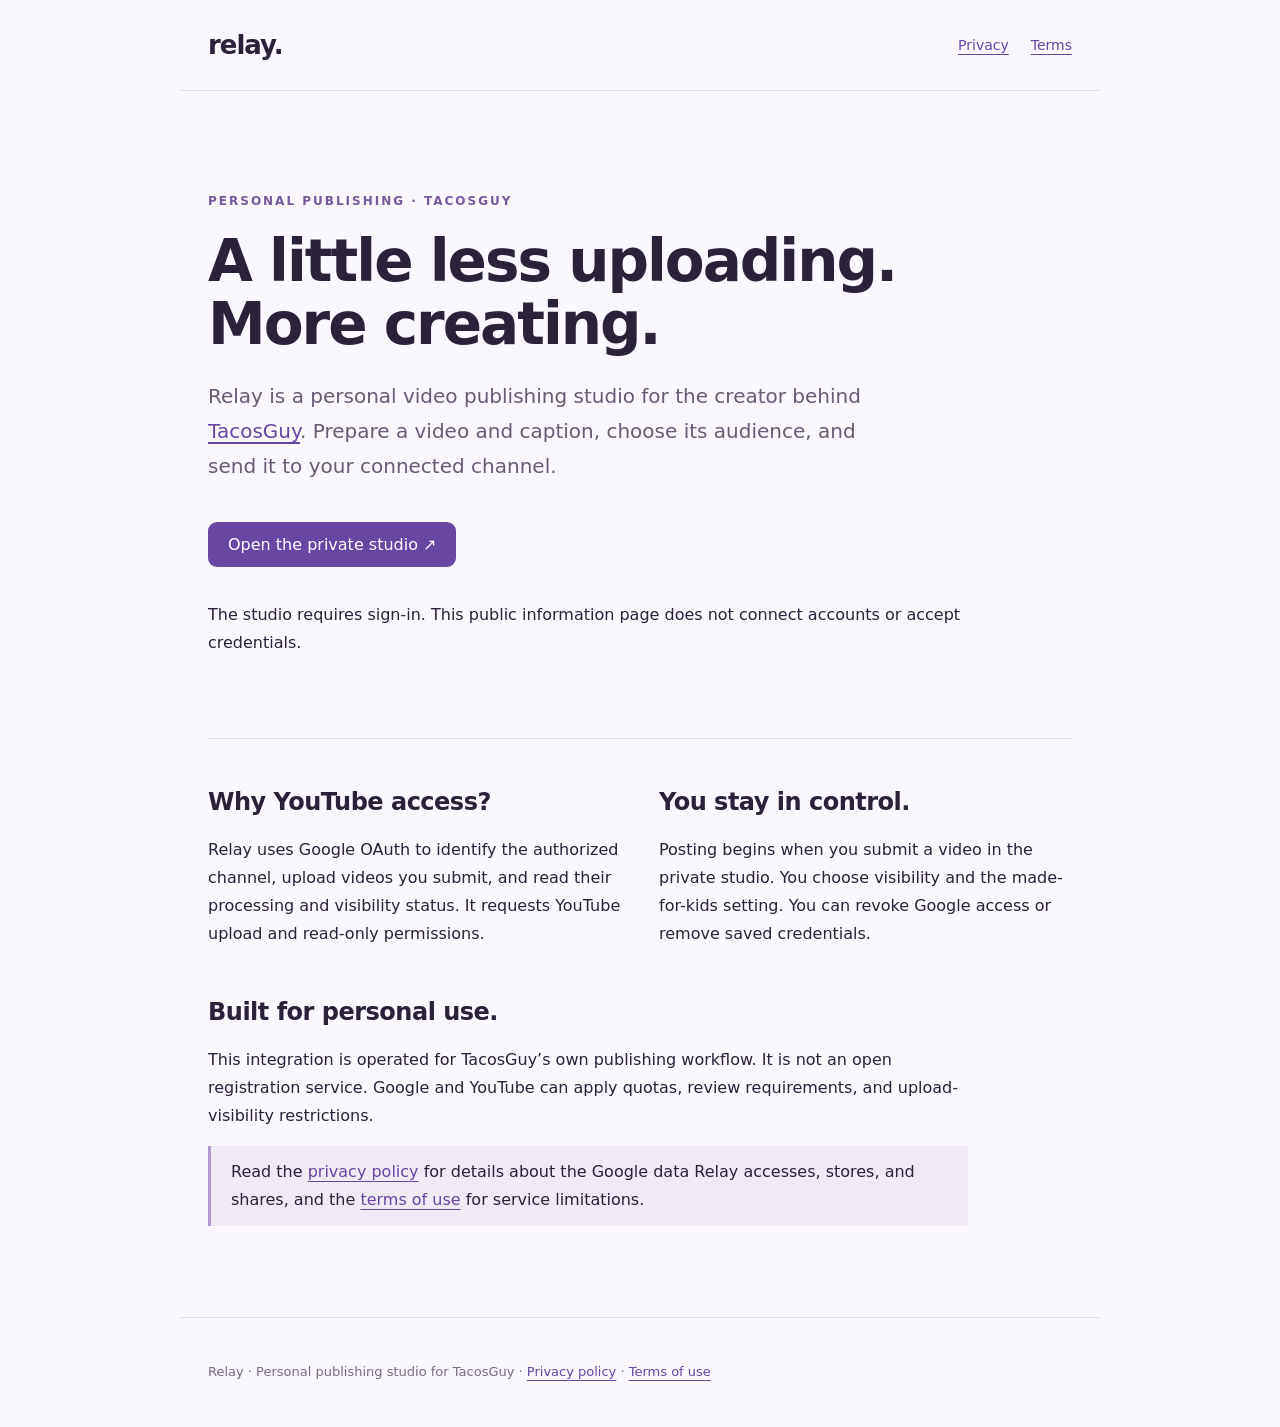
<file: index.html>
<!doctype html><html lang="en"><head><meta charset="utf-8"><meta name="viewport" content="width=device-width,initial-scale=1"><meta name="description" content="Relay is TacosGuy’s personal video publishing studio. Learn how it uses authorized YouTube access."><title>Relay — TacosGuy’s personal publishing studio</title><link rel="stylesheet" href="style.css"></head><body><header><a class="brand" href="index.html">relay.</a><nav aria-label="Main"><a href="privacy.html">Privacy</a><a href="terms.html">Terms</a></nav></header><main><section class="hero"><p class="eyebrow">Personal publishing · TacosGuy</p><h1>A little less uploading.<br>More creating.</h1><p class="lead">Relay is a personal video publishing studio for the creator behind <a href="https://www.youtube.com/@tacosguy4193">TacosGuy</a>. Prepare a video and caption, choose its audience, and send it to your connected channel.</p><a class="button" href="https://relay-video-studio.workspace-943198.chatgpt.site">Open the private studio ↗</a><p>The studio requires sign-in. This public information page does not connect accounts or accept credentials.</p></section><div class="columns"><section><h2>Why YouTube access?</h2><p>Relay uses Google OAuth to identify the authorized channel, upload videos you submit, and read their processing and visibility status. It requests YouTube upload and read-only permissions.</p></section><section><h2>You stay in control.</h2><p>Posting begins when you submit a video in the private studio. You choose visibility and the made-for-kids setting. You can revoke Google access or remove saved credentials.</p></section></div><section><h2>Built for personal use.</h2><p>This integration is operated for TacosGuy’s own publishing workflow. It is not an open registration service. Google and YouTube can apply quotas, review requirements, and upload-visibility restrictions.</p><p class="note">Read the <a href="privacy.html">privacy policy</a> for details about the Google data Relay accesses, stores, and shares, and the <a href="terms.html">terms of use</a> for service limitations.</p></section></main><footer><p>Relay · Personal publishing studio for TacosGuy · <a href="privacy.html">Privacy policy</a> · <a href="terms.html">Terms of use</a></p></footer></body></html>
</file>
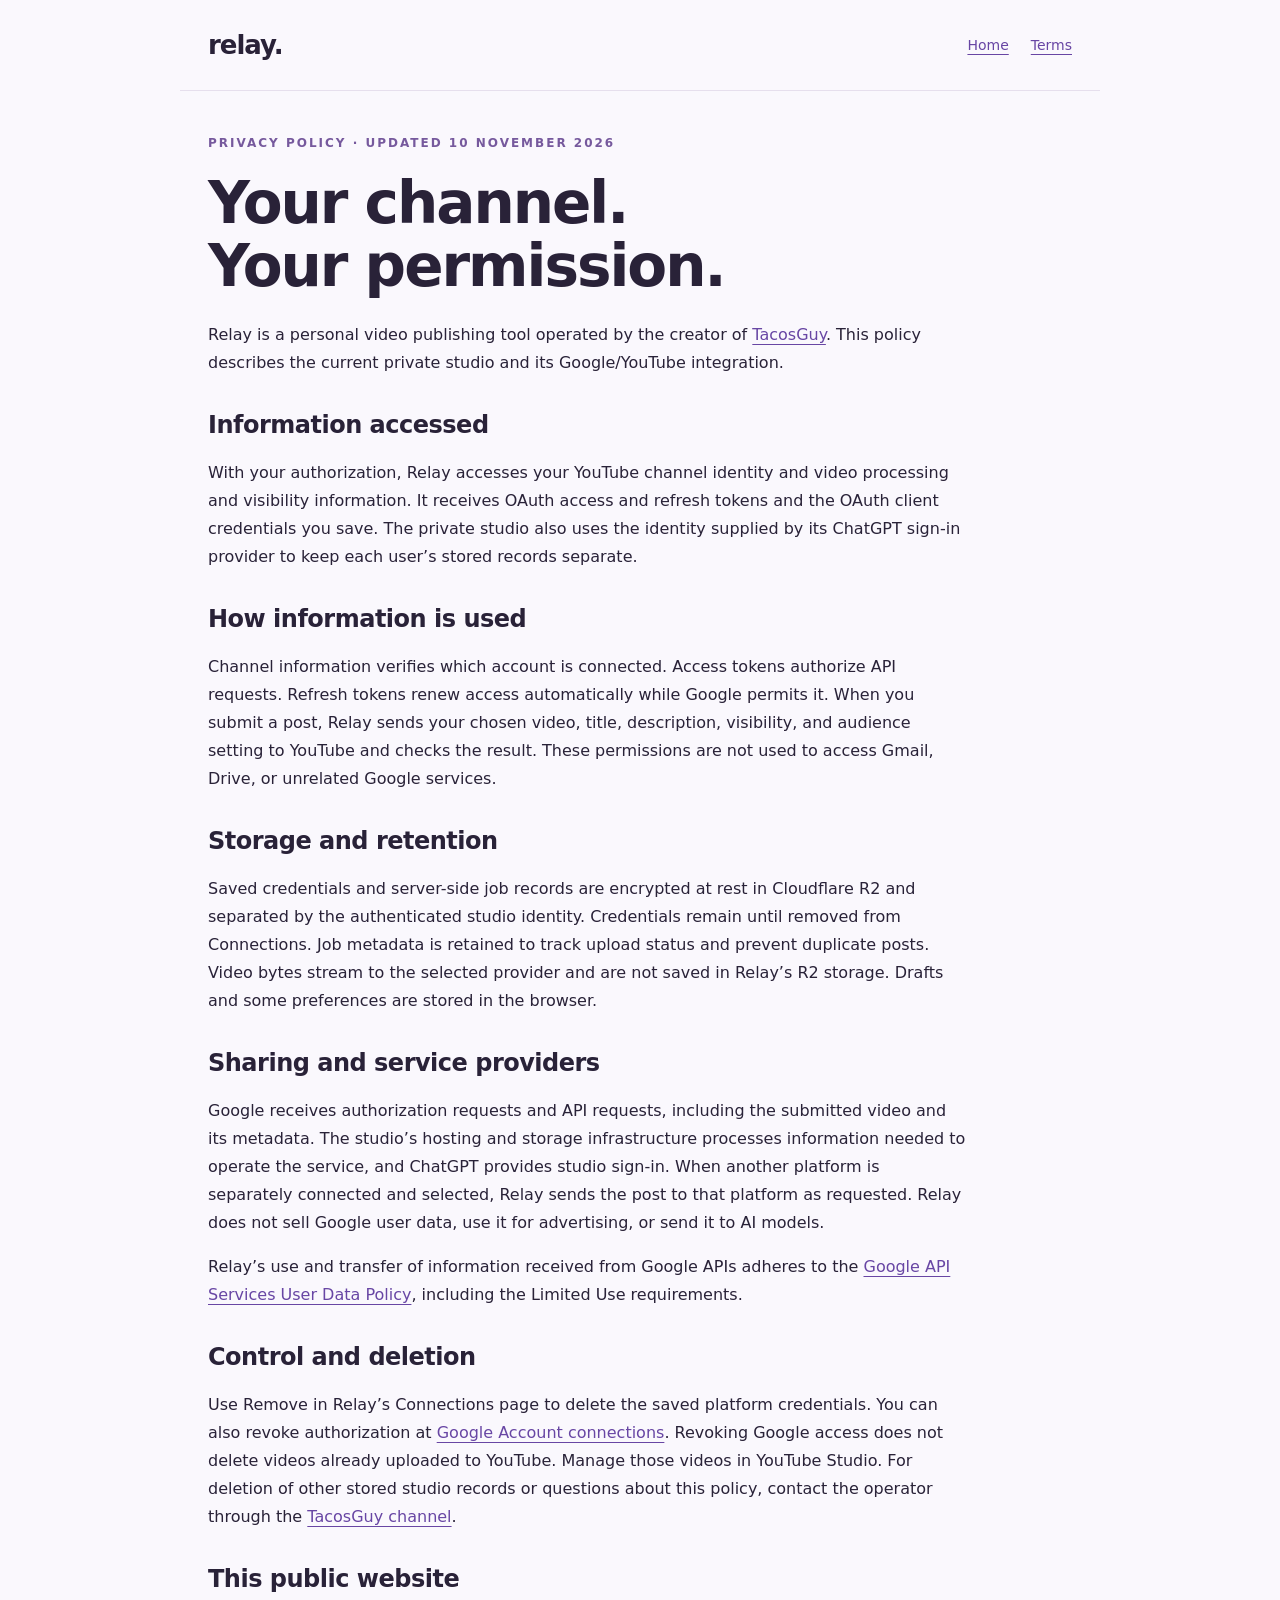
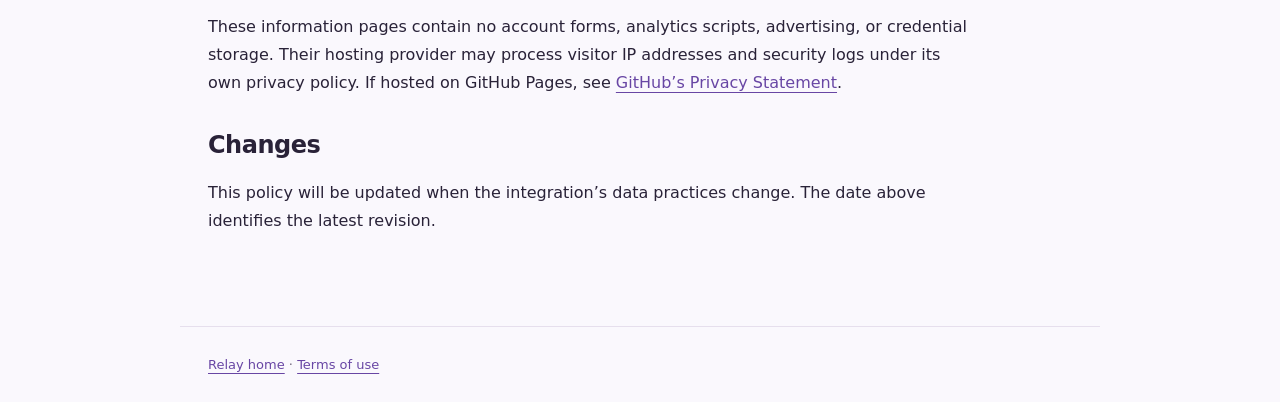
<file: privacy.html>
<!doctype html><html lang="en"><head><meta charset="utf-8"><meta name="viewport" content="width=device-width,initial-scale=1"><title>Privacy policy — Relay</title><link rel="stylesheet" href="style.css"></head><body><header><a class="brand" href="index.html">relay.</a><nav aria-label="Main"><a href="index.html">Home</a><a href="terms.html">Terms</a></nav></header><main><p class="eyebrow">Privacy policy · Updated 10 November 2026</p><h1>Your channel.<br>Your permission.</h1><p>Relay is a personal video publishing tool operated by the creator of <a href="https://www.youtube.com/@tacosguy4193">TacosGuy</a>. This policy describes the current private studio and its Google/YouTube integration.</p><h2>Information accessed</h2><p>With your authorization, Relay accesses your YouTube channel identity and video processing and visibility information. It receives OAuth access and refresh tokens and the OAuth client credentials you save. The private studio also uses the identity supplied by its ChatGPT sign-in provider to keep each user’s stored records separate.</p><h2>How information is used</h2><p>Channel information verifies which account is connected. Access tokens authorize API requests. Refresh tokens renew access automatically while Google permits it. When you submit a post, Relay sends your chosen video, title, description, visibility, and audience setting to YouTube and checks the result. These permissions are not used to access Gmail, Drive, or unrelated Google services.</p><h2>Storage and retention</h2><p>Saved credentials and server-side job records are encrypted at rest in Cloudflare R2 and separated by the authenticated studio identity. Credentials remain until removed from Connections. Job metadata is retained to track upload status and prevent duplicate posts. Video bytes stream to the selected provider and are not saved in Relay’s R2 storage. Drafts and some preferences are stored in the browser.</p><h2>Sharing and service providers</h2><p>Google receives authorization requests and API requests, including the submitted video and its metadata. The studio’s hosting and storage infrastructure processes information needed to operate the service, and ChatGPT provides studio sign-in. When another platform is separately connected and selected, Relay sends the post to that platform as requested. Relay does not sell Google user data, use it for advertising, or send it to AI models.</p><p>Relay’s use and transfer of information received from Google APIs adheres to the <a href="https://developers.google.com/terms/api-services-user-data-policy">Google API Services User Data Policy</a>, including the Limited Use requirements.</p><h2>Control and deletion</h2><p>Use Remove in Relay’s Connections page to delete the saved platform credentials. You can also revoke authorization at <a href="https://myaccount.google.com/connections">Google Account connections</a>. Revoking Google access does not delete videos already uploaded to YouTube. Manage those videos in YouTube Studio. For deletion of other stored studio records or questions about this policy, contact the operator through the <a href="https://www.youtube.com/@tacosguy4193/about">TacosGuy channel</a>.</p><h2>This public website</h2><p>These information pages contain no account forms, analytics scripts, advertising, or credential storage. Their hosting provider may process visitor IP addresses and security logs under its own privacy policy. If hosted on GitHub Pages, see <a href="https://docs.github.com/en/site-policy/privacy-policies/github-general-privacy-statement">GitHub’s Privacy Statement</a>.</p><h2>Changes</h2><p>This policy will be updated when the integration’s data practices change. The date above identifies the latest revision.</p></main><footer><a href="index.html">Relay home</a> · <a href="terms.html">Terms of use</a></footer></body></html>
</file>
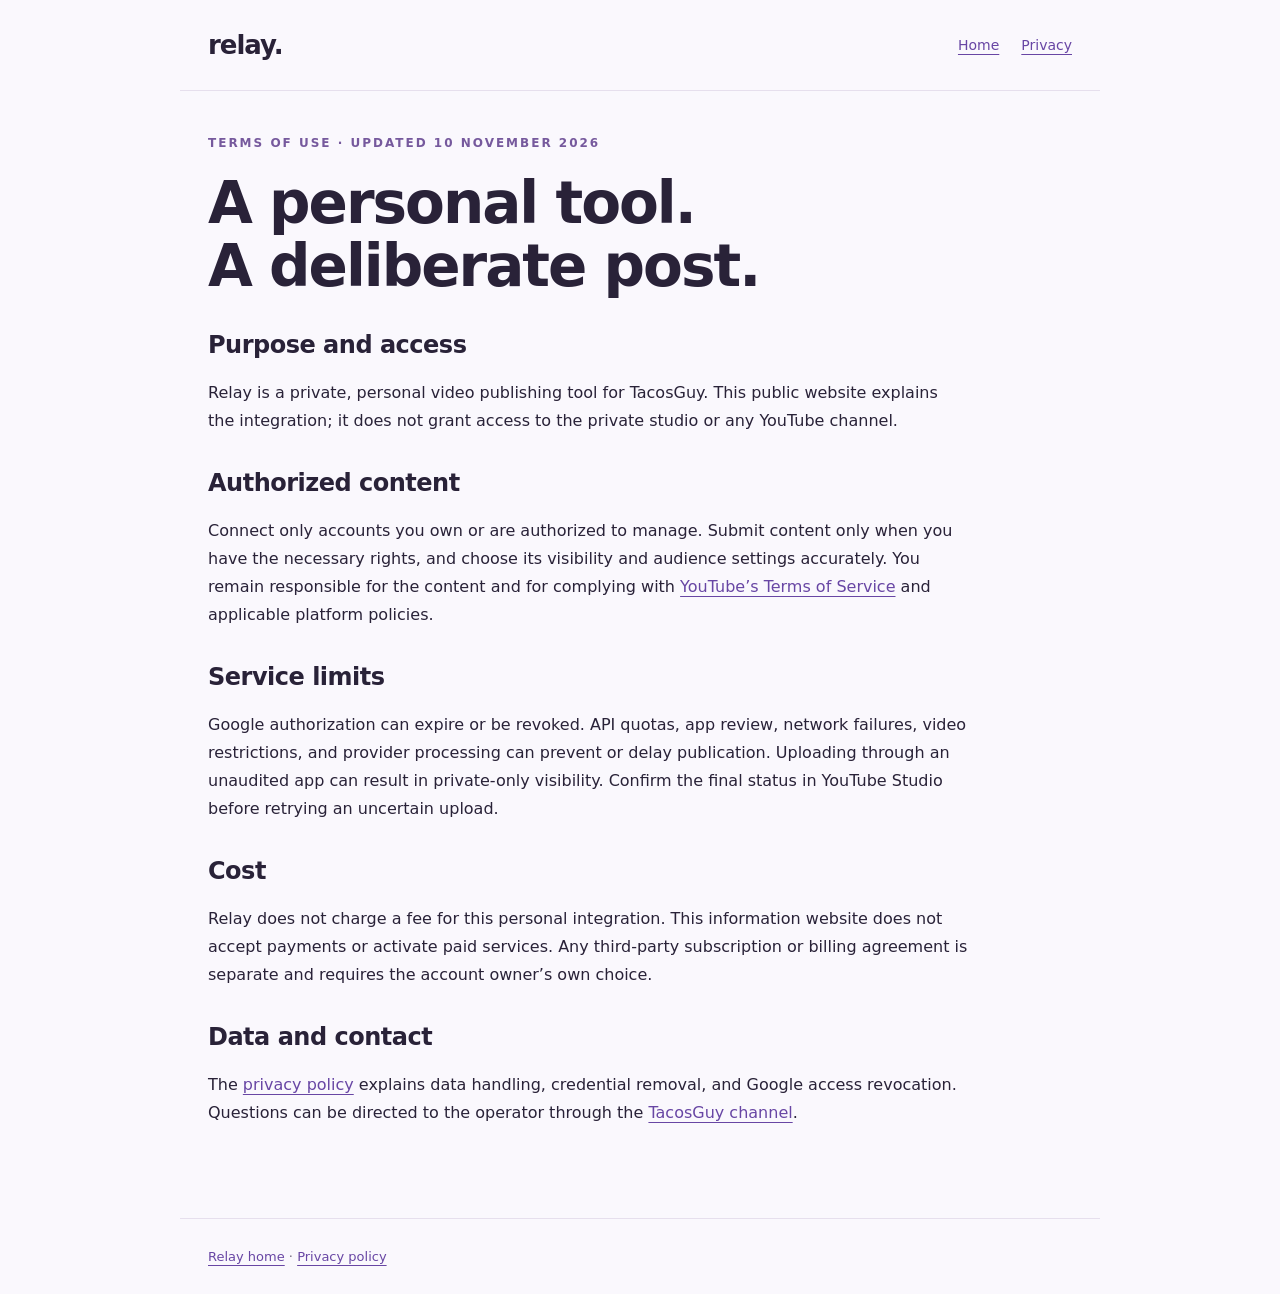
<file: terms.html>
<!doctype html><html lang="en"><head><meta charset="utf-8"><meta name="viewport" content="width=device-width,initial-scale=1"><title>Terms of use — Relay</title><link rel="stylesheet" href="style.css"></head><body><header><a class="brand" href="index.html">relay.</a><nav aria-label="Main"><a href="index.html">Home</a><a href="privacy.html">Privacy</a></nav></header><main><p class="eyebrow">Terms of use · Updated 10 November 2026</p><h1>A personal tool.<br>A deliberate post.</h1><h2>Purpose and access</h2><p>Relay is a private, personal video publishing tool for TacosGuy. This public website explains the integration; it does not grant access to the private studio or any YouTube channel.</p><h2>Authorized content</h2><p>Connect only accounts you own or are authorized to manage. Submit content only when you have the necessary rights, and choose its visibility and audience settings accurately. You remain responsible for the content and for complying with <a href="https://www.youtube.com/t/terms">YouTube’s Terms of Service</a> and applicable platform policies.</p><h2>Service limits</h2><p>Google authorization can expire or be revoked. API quotas, app review, network failures, video restrictions, and provider processing can prevent or delay publication. Uploading through an unaudited app can result in private-only visibility. Confirm the final status in YouTube Studio before retrying an uncertain upload.</p><h2>Cost</h2><p>Relay does not charge a fee for this personal integration. This information website does not accept payments or activate paid services. Any third-party subscription or billing agreement is separate and requires the account owner’s own choice.</p><h2>Data and contact</h2><p>The <a href="privacy.html">privacy policy</a> explains data handling, credential removal, and Google access revocation. Questions can be directed to the operator through the <a href="https://www.youtube.com/@tacosguy4193/about">TacosGuy channel</a>.</p></main><footer><a href="index.html">Relay home</a> · <a href="privacy.html">Privacy policy</a></footer></body></html>
</file>
<file: style.css>
:root{font-family:system-ui,-apple-system,BlinkMacSystemFont,"Segoe UI",sans-serif;color:#292238;background:#faf8fd;font-synthesis:none}*{box-sizing:border-box}body{margin:0}header,main,footer{max-width:920px;margin:auto;padding:30px 28px}header{display:flex;justify-content:space-between;align-items:center;border-bottom:1px solid #e6dfed}a{color:#6846a4;text-underline-offset:4px}.brand{font-size:26px;font-weight:750;letter-spacing:-1px;color:#292238;text-decoration:none}nav{display:flex;gap:22px;font-size:14px}.eyebrow{text-transform:uppercase;letter-spacing:2px;font-size:12px;color:#76599d;font-weight:700}.hero{padding:58px 0 30px}h1{font-size:clamp(34px,6vw,58px);line-height:1.08;letter-spacing:-2px;max-width:740px;margin:18px 0 24px}h2{font-size:24px;letter-spacing:-.5px;margin-top:34px}p,li{line-height:1.75;font-size:16px;max-width:760px}.lead{font-size:20px;color:#665c74;max-width:680px}.button{display:inline-block;background:#6846a4;color:white;text-decoration:none;border-radius:9px;padding:13px 20px;margin:18px 0}.note{border-left:3px solid #b39acd;padding:12px 20px;background:#f0eaf7}.columns{display:grid;grid-template-columns:1fr 1fr;gap:38px;border-top:1px solid #e6dfed;margin-top:35px;padding-top:15px}footer{font-size:13px;color:#746b80;border-top:1px solid #e6dfed;margin-top:45px}footer p{font-size:13px}a:focus-visible{outline:3px solid #b39acd;outline-offset:5px}@media(max-width:600px){header{align-items:flex-start;gap:18px;flex-direction:column}nav{gap:16px}.columns{grid-template-columns:1fr;gap:0}.hero{padding-top:30px}h1{letter-spacing:-1px}}
</file>
